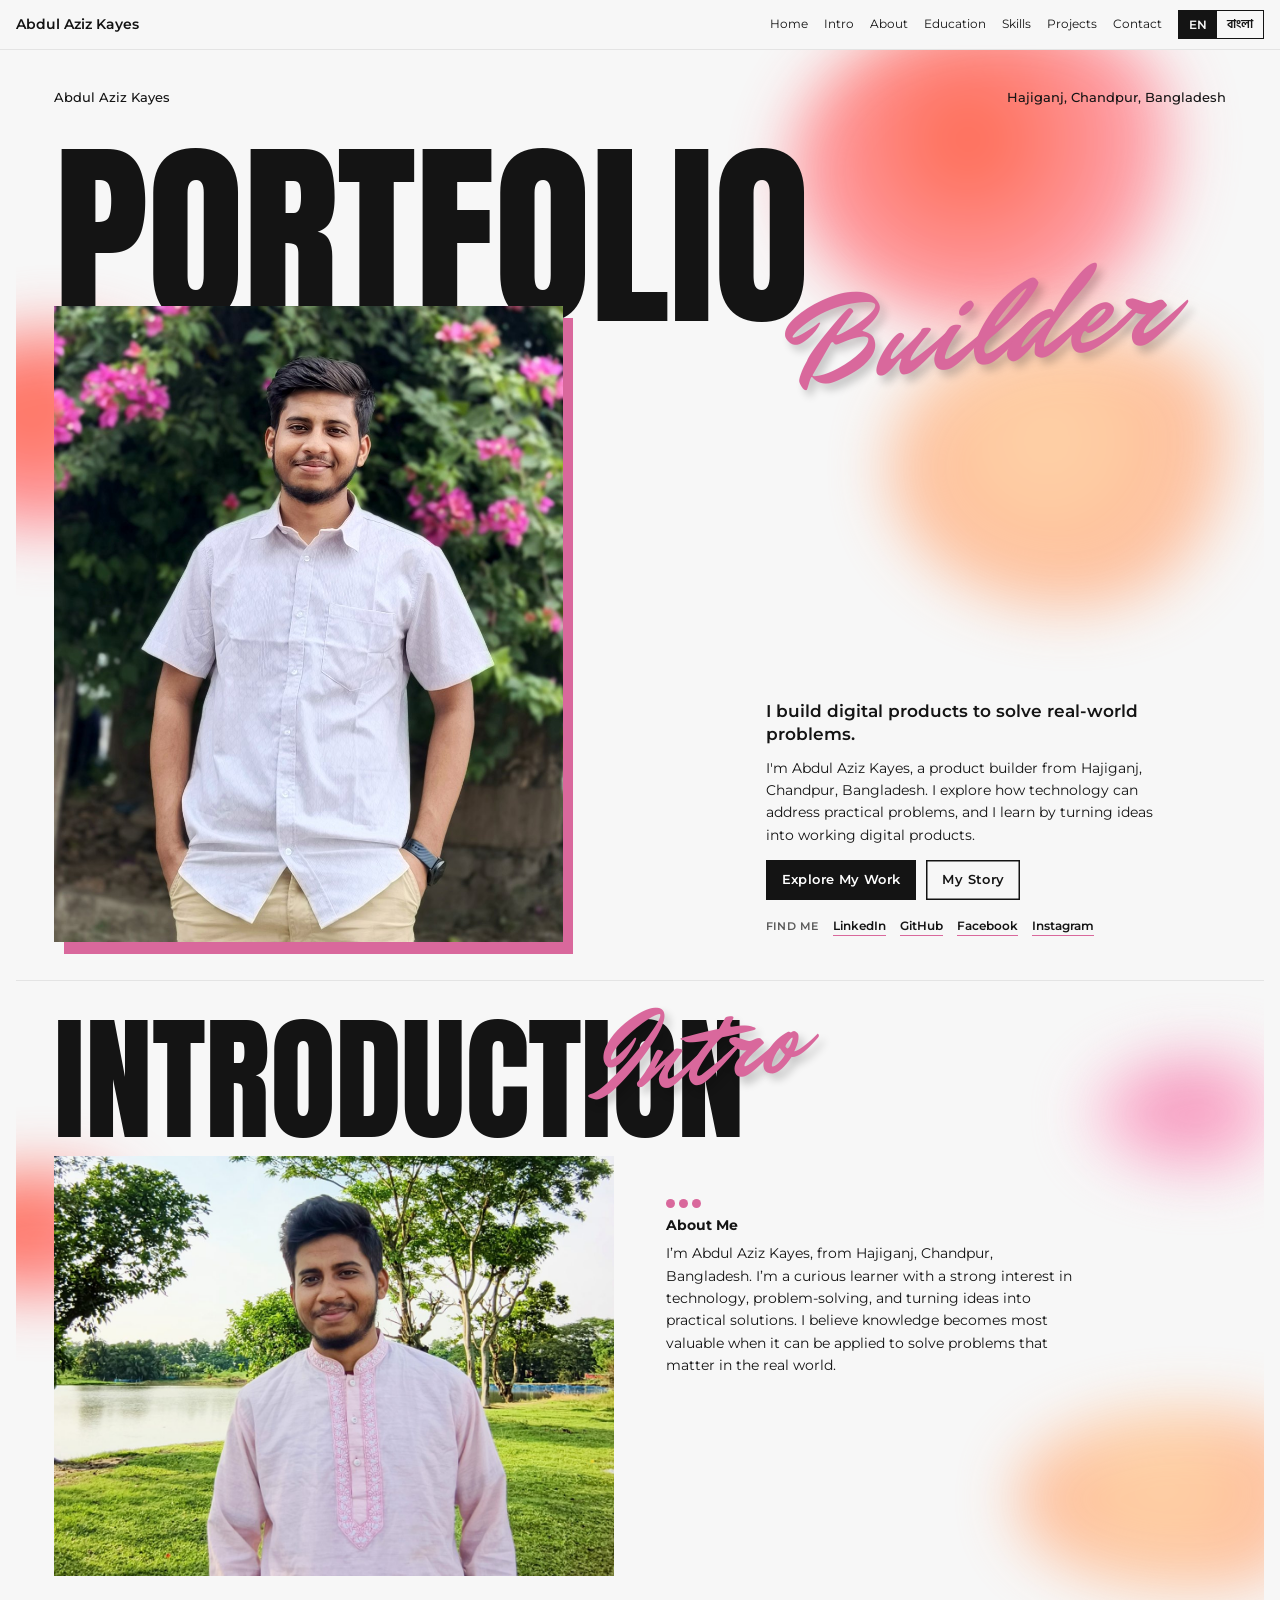
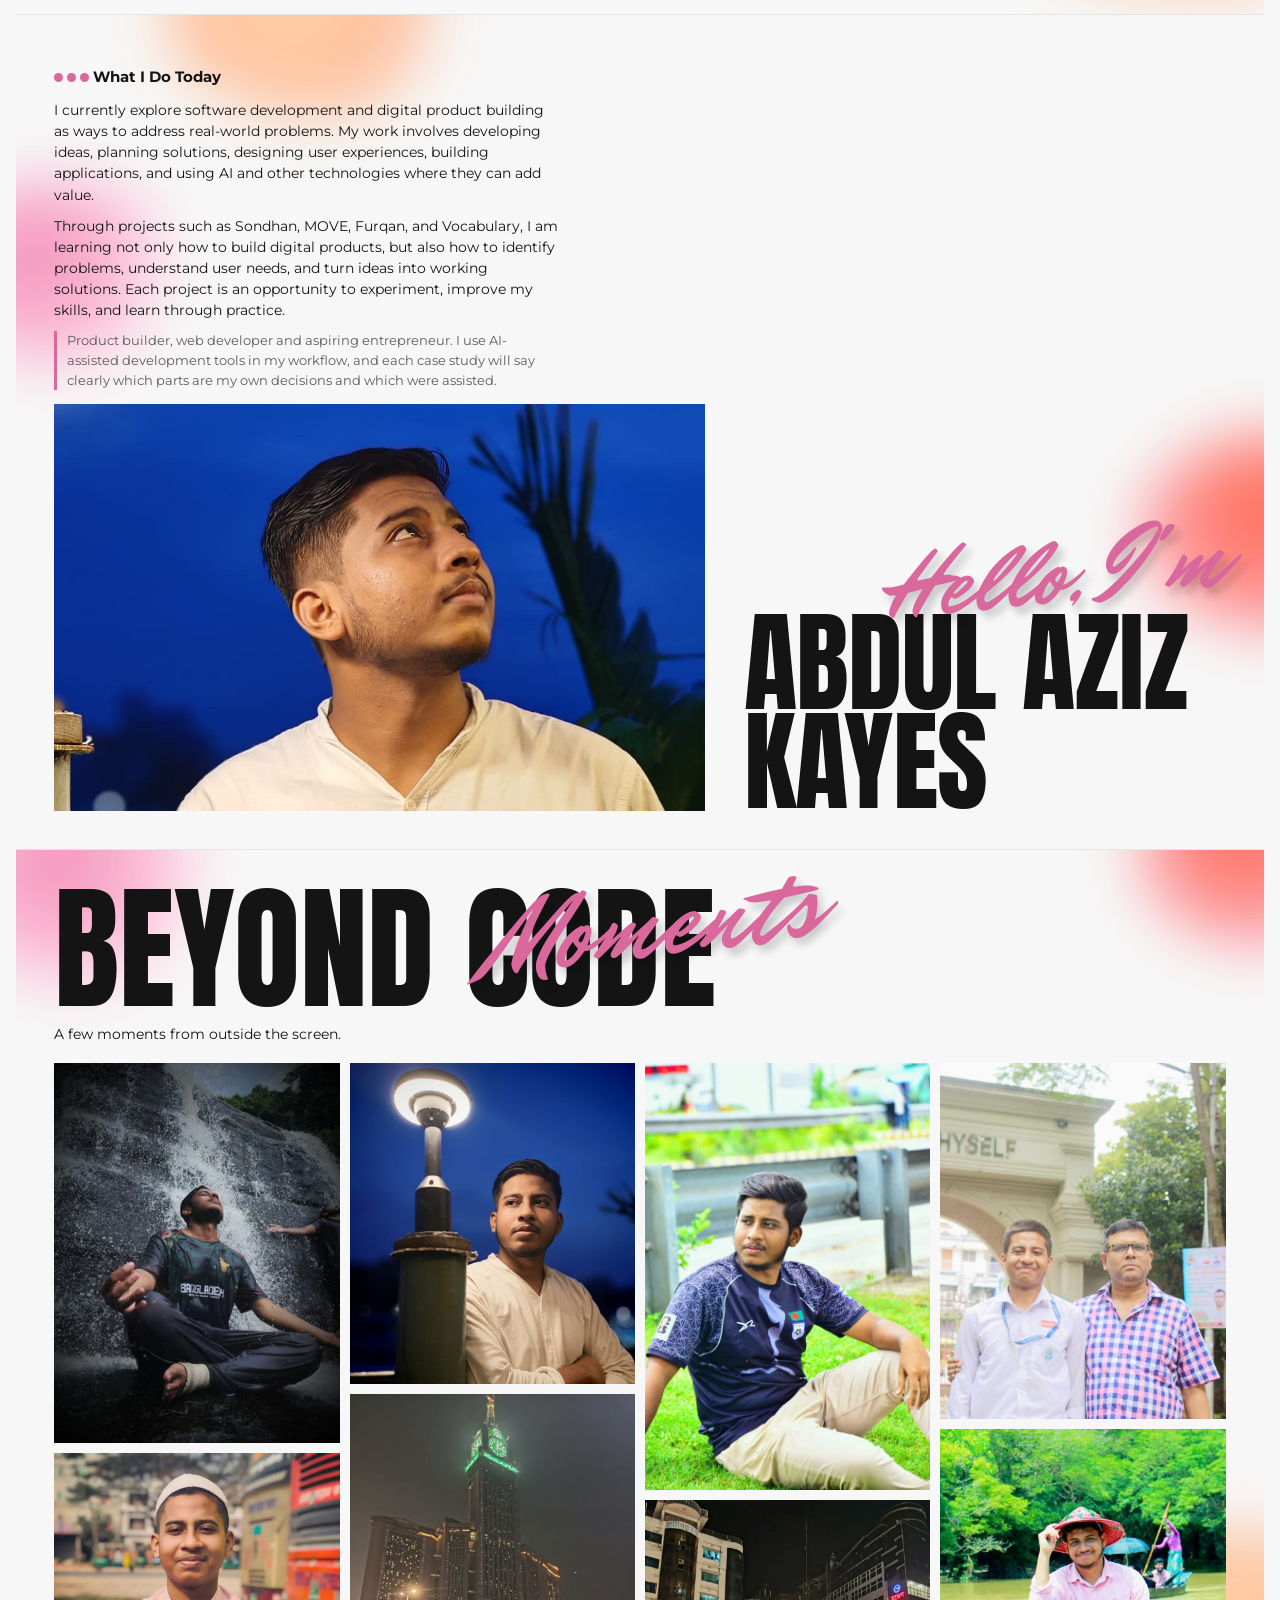
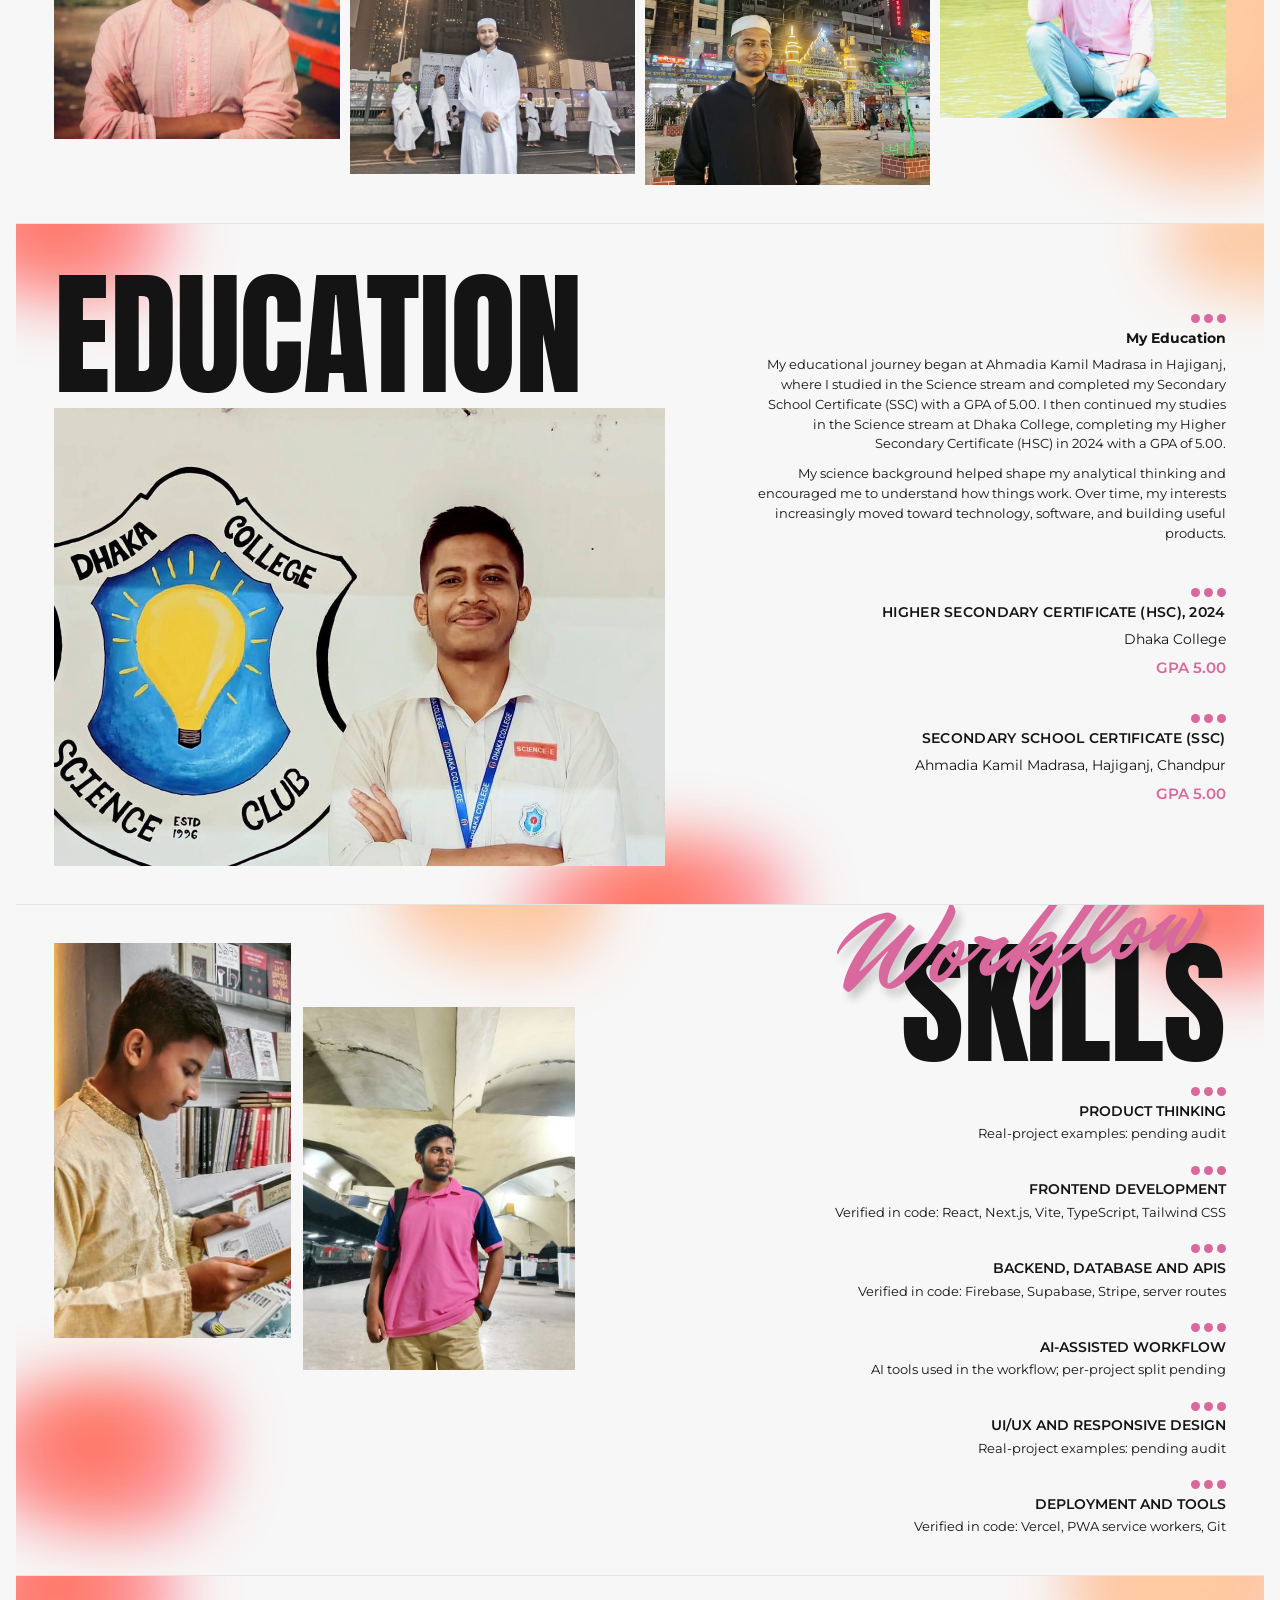
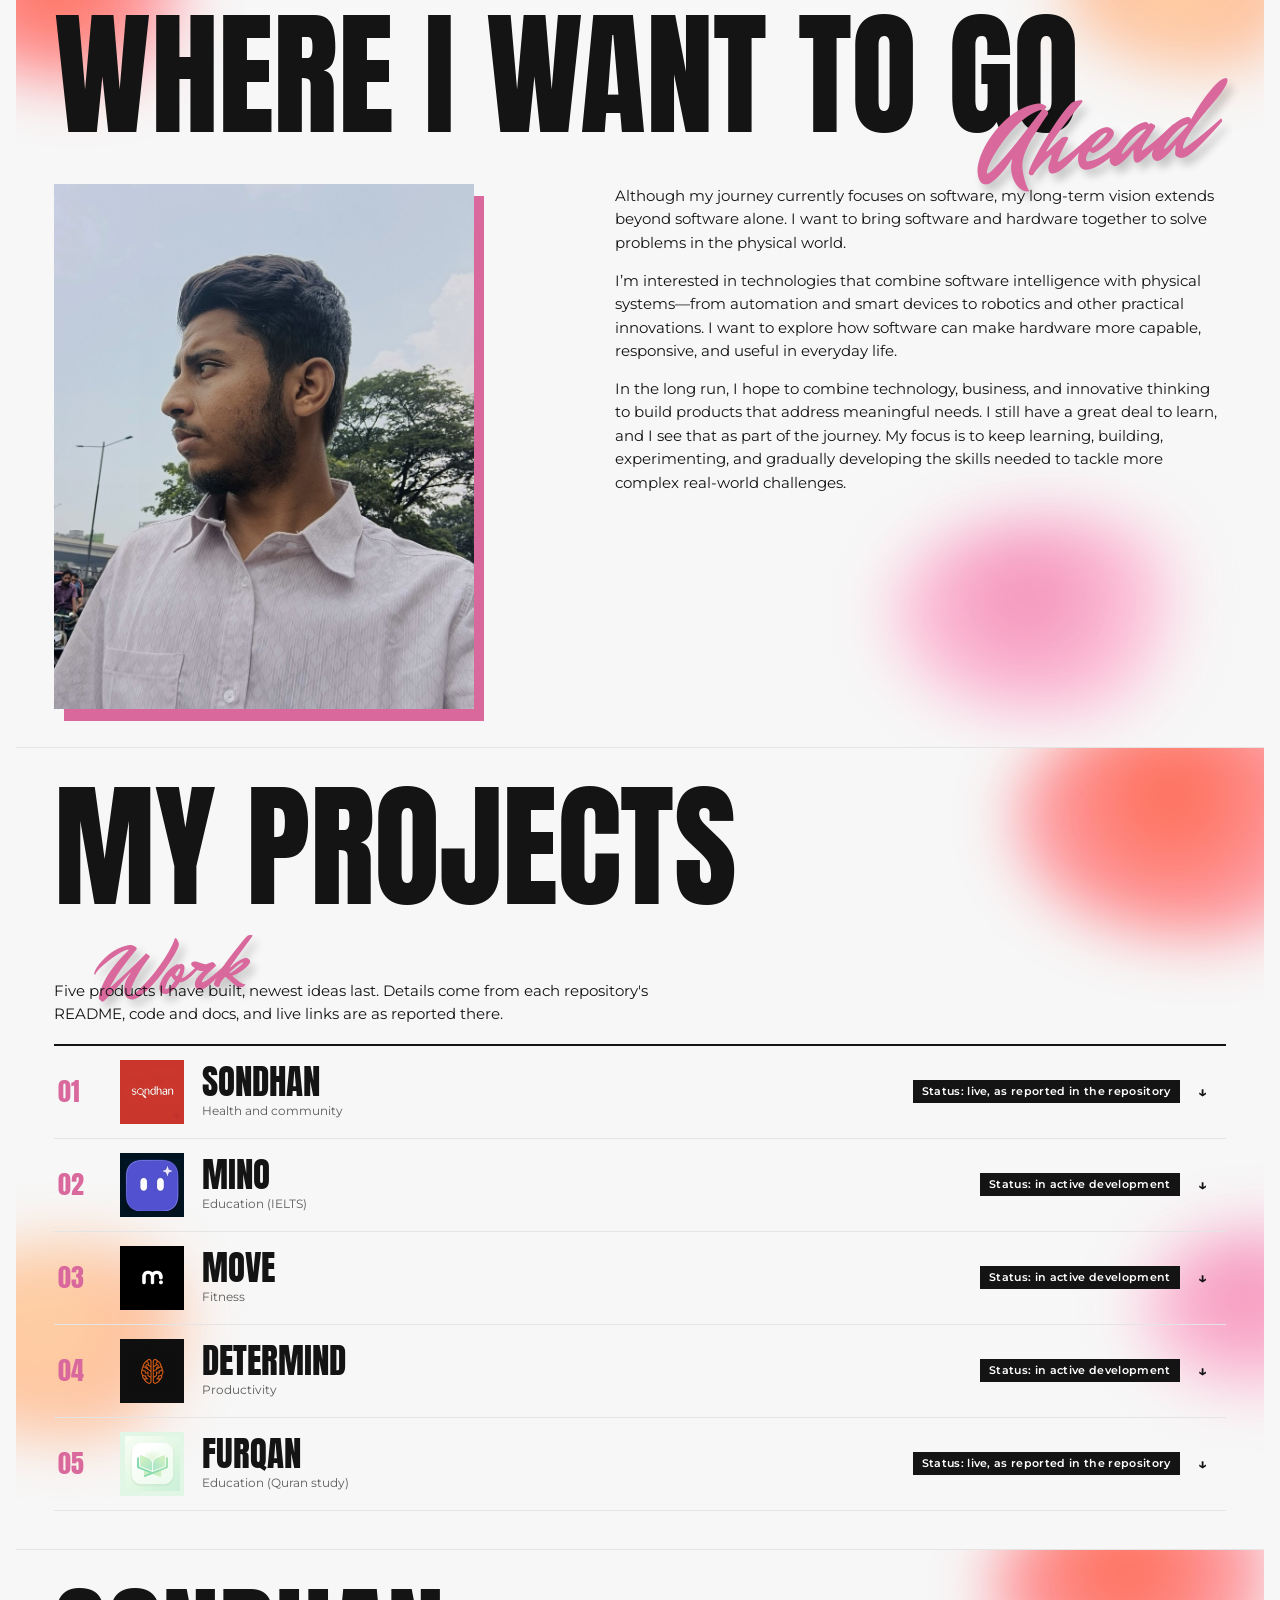
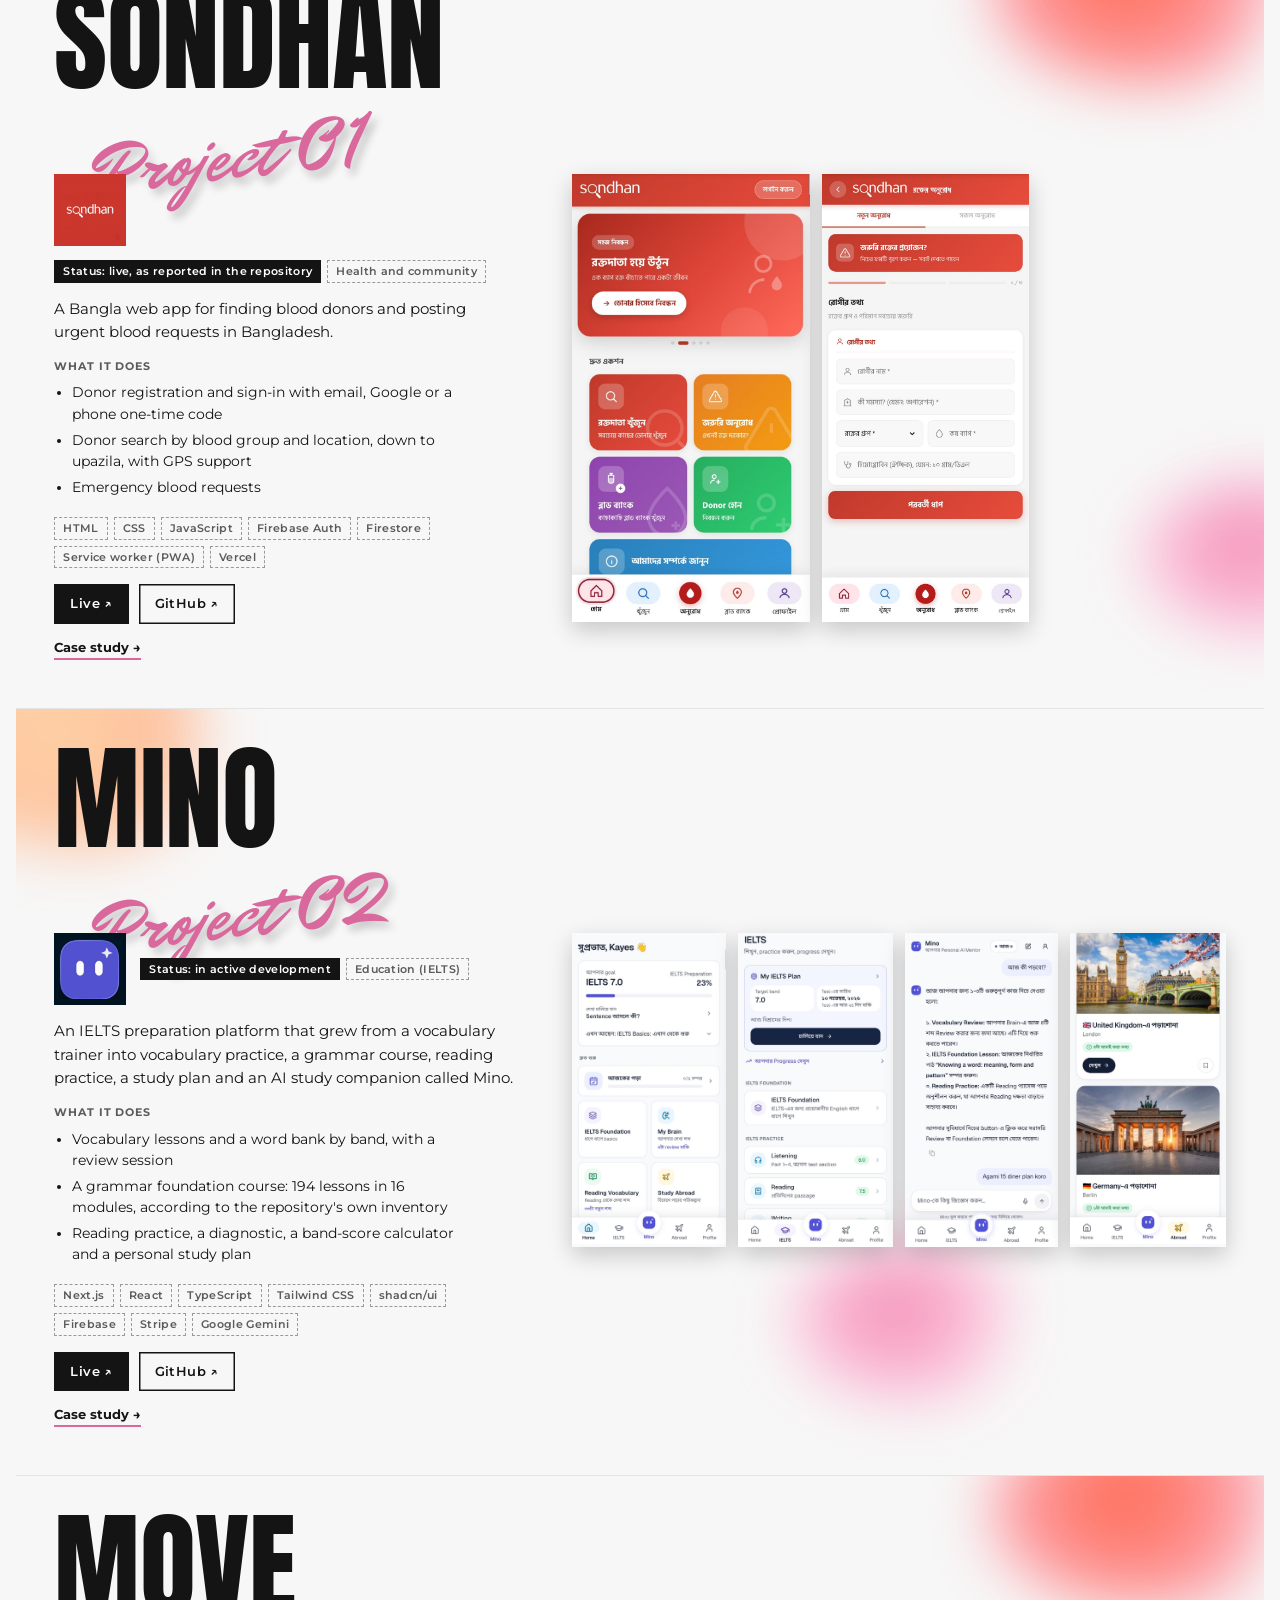
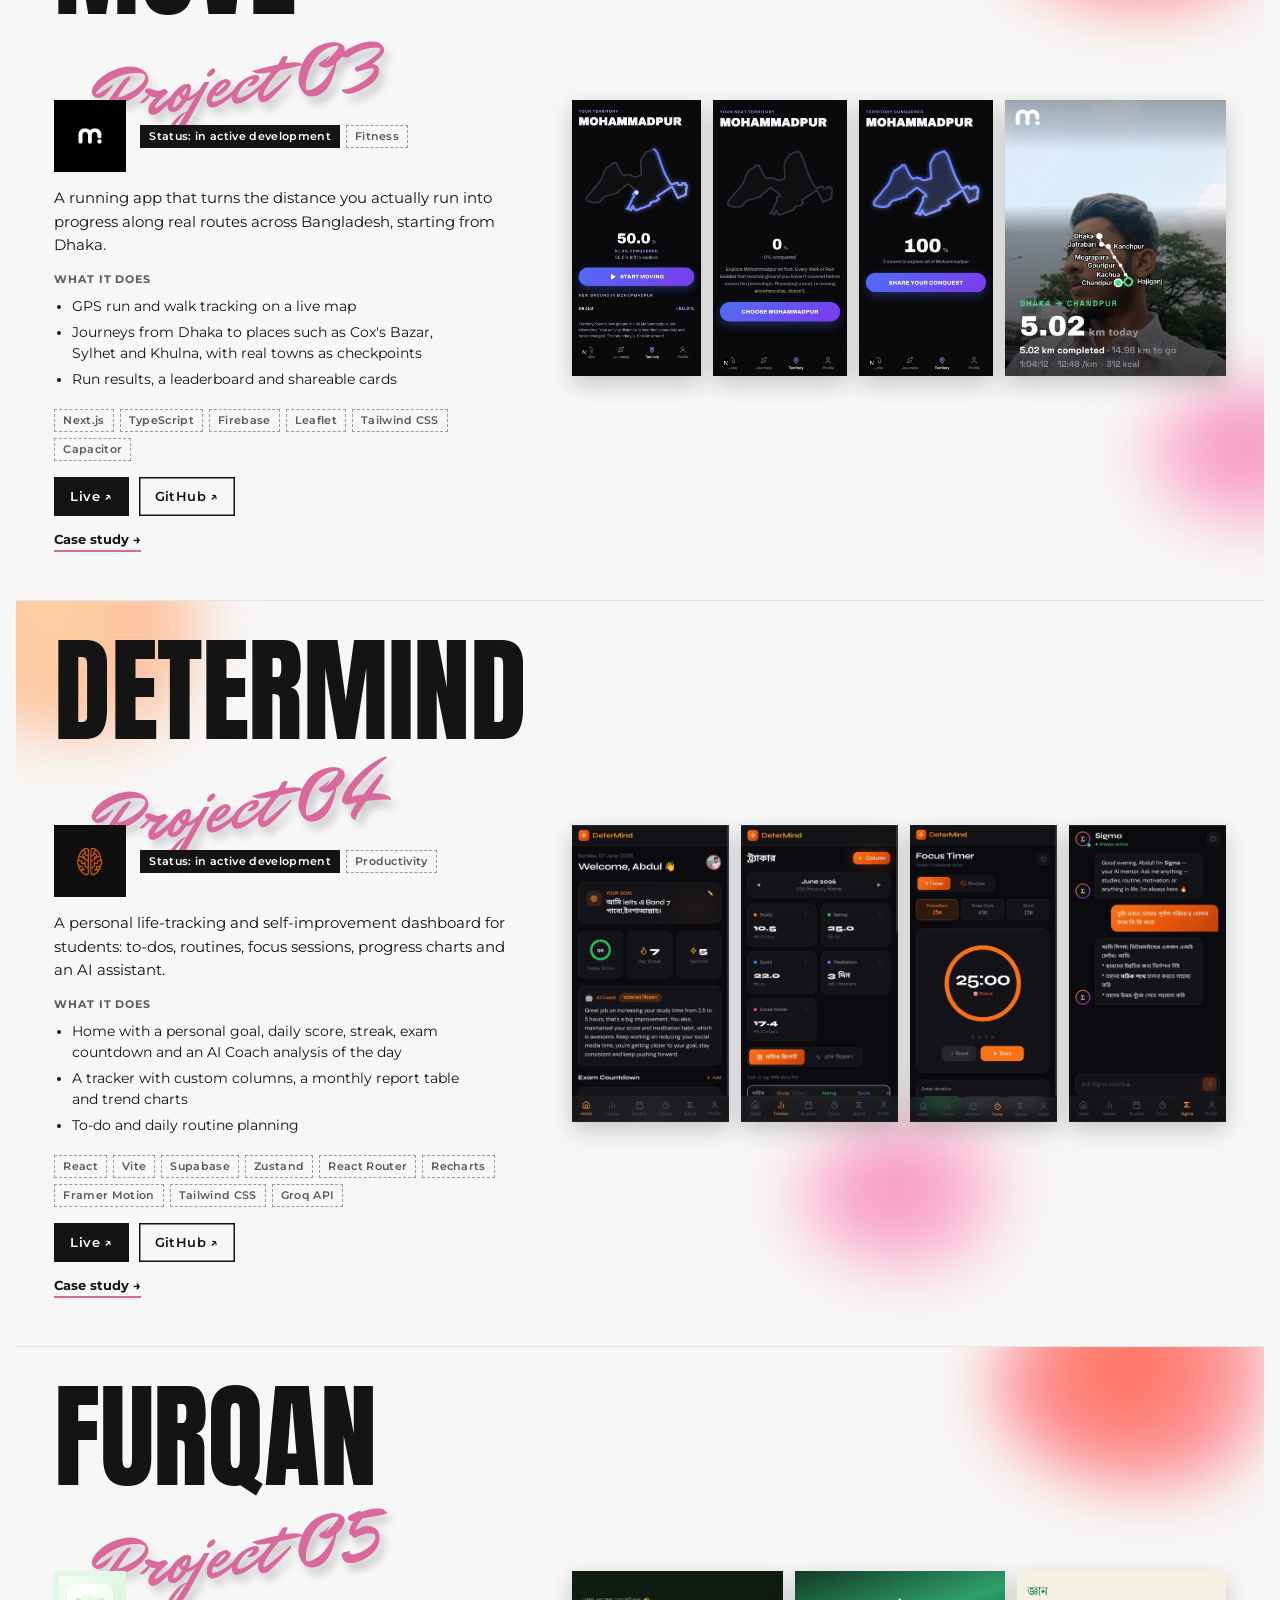
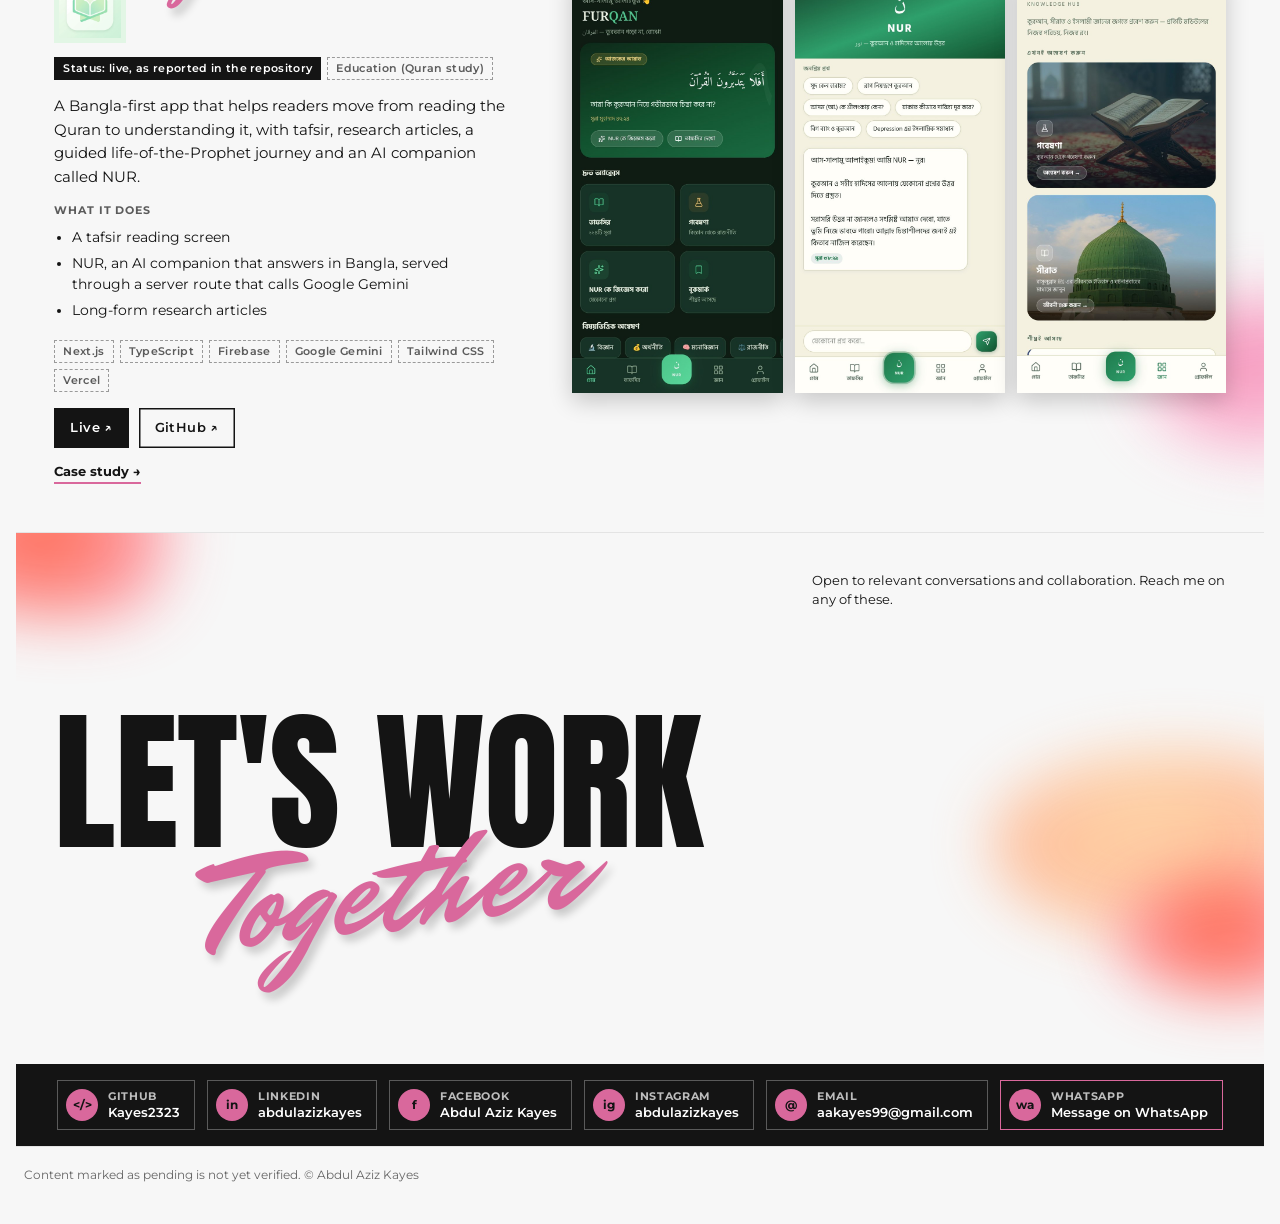
<file: index.html>
<!doctype html>
<html lang="en">
<head>
<meta charset="utf-8">
<meta name="viewport" content="width=device-width,initial-scale=1,viewport-fit=cover">
<title>Abdul Aziz Kayes | Product Builder and Web Developer</title>
<meta name="description" content="Abdul Aziz Kayes is a product builder from Hajiganj, Chandpur, Bangladesh. He explores how technology can address practical problems and learns by turning ideas into working digital products.">
<meta name="theme-color" content="#f7f7f7">
<meta property="og:type" content="website">
<meta property="og:title" content="Abdul Aziz Kayes | Product Builder and Web Developer">
<meta property="og:description" content="I build digital products to solve real-world problems.">
<meta property="og:image" content="https://profileforstudyabroad.vercel.app/assets/img/og.jpg">
<meta property="og:url" content="https://profileforstudyabroad.vercel.app/">
<meta name="twitter:card" content="summary_large_image">
<script type="application/ld+json">{"@context":"https://schema.org","@type":"Person","name":"Abdul Aziz Kayes","jobTitle":"Product Builder and Web Developer","homeLocation":{"@type":"Place","name":"Hajiganj, Chandpur, Bangladesh"},"alumniOf":[{"@type":"CollegeOrUniversity","name":"Dhaka College"}],"sameAs":["https://github.com/Kayes2323","https://www.linkedin.com/in/abdulazizkayes","https://www.facebook.com/share/1K98ojDAwT/","https://www.instagram.com/abdulazizkayes/"]}</script>
<link rel="icon" href="assets/favicon.svg" type="image/svg+xml">
<link rel="preconnect" href="https://fonts.googleapis.com">
<link rel="preconnect" href="https://fonts.gstatic.com" crossorigin>
<link rel="stylesheet" href="https://fonts.googleapis.com/css2?family=Anton&family=Mr+Dafoe&family=Montserrat:wght@400;500;600;700&family=Noto+Sans+Bengali:wght@600;800&family=Atma:wght@500;700&family=Hind+Siliguri:wght@400;500;600&display=swap">
<link rel="stylesheet" href="css/styles.css">
</head>
<body data-page="home">
<a class="skip" href="#main" data-i="skip">Skip to content</a>
<header class="bar">
  <a class="nm nv" data-h="#home" href="#home" data-i="brand">Abdul Aziz Kayes</a>
  <nav data-aria="navLabel" aria-label="Primary">
    <a class="nv" data-h="#home" href="#home" data-i="nHome">Home</a>
    <a class="nv" data-h="#intro" href="#intro" data-i="nIntro">Intro</a>
    <a class="nv" data-h="#about" href="#about" data-i="nAbout">About</a>
    <a class="nv" data-h="#education" href="#education" data-i="nEdu">Education</a>
    <a class="nv" data-h="#skills" href="#skills" data-i="nSkills">Skills</a>
    <a class="nv" data-h="#projects" href="#projects" data-i="nProj">Projects</a>
    <a class="nv" data-h="#contact" href="#contact" data-i="nContact">Contact</a>
  </nav>
  <div class="lang" role="group" data-aria="langLabel" aria-label="Language">
    <button id="len" type="button" aria-pressed="true" lang="en">EN</button>
    <button id="lbn" type="button" aria-pressed="false" lang="bn">বাংলা</button>
  </div>
</header>

<main id="main">
<!-- 1 hero -->
<section class="slide s1" id="home">
  <i class="bl r" style="--x:62%;--y:-4%;--s:34%"></i><i class="bl pe" style="--x:70%;--y:30%;--s:30%"></i><i class="bl r" style="--x:-8%;--y:30%;--s:22%"></i>
  <div class="tp"><span>Abdul Aziz Kayes</span><span data-i="loc">Hajiganj, Chandpur, Bangladesh</span></div>
  <div class="hw"><h1 class="big" data-i="hPort">Portfolio</h1><span class="sc" aria-hidden="true" data-i="hScript">Builder</span></div>
  <div class="hrow">
    <div class="hpic"><img data-src="hero" data-alt="hero" alt="Abdul Aziz Kayes smiling in front of a flowering bougainvillea" src="assets/img/hero.jpg" width="1000" height="1250"></div>
    <div class="p1">
      <h2 data-i="hLine">I build digital products to solve real-world problems.</h2>
      <div class="t"><p data-i="hCopy">I'm Abdul Aziz Kayes, a product builder from Hajiganj, Chandpur, Bangladesh. I explore how technology can address practical problems, and I learn by turning ideas into working digital products.</p></div>
      <div class="btns"><a class="btn" href="#projects" data-i="ctaWork">Explore My Work</a><a class="btn o" href="#intro" data-i="ctaStory">My Story</a></div>
      <div class="soc" id="soc"></div>
    </div>
  </div>
</section>

<!-- 2 intro -->
<section class="slide s2" id="intro">
  <i class="bl r" style="--x:-8%;--y:30%;--s:20%"></i><i class="bl pe" style="--x:80%;--y:68%;--s:28%"></i><i class="bl pk" style="--x:86%;--y:12%;--s:18%"></i>
  <div class="hw"><h2 class="big" data-i="iHead">Introduction</h2><span class="sc" aria-hidden="true" data-i="iScript">Intro</span></div>
  <div class="g">
    <div class="pic"><img data-src="intro" data-alt="intro" alt="" src="assets/img/intro.jpg" loading="lazy" width="1300" height="1228"></div>
    <div class="t"><div class="dots"><i></i><i></i><i></i></div><b data-i="introLabel">About Me</b><p data-i="introP"></p></div>
  </div>
</section>

<!-- 3 about -->
<section class="slide s3" id="about">
  <i class="bl pe" style="--x:12%;--y:-12%;--s:24%"></i><i class="bl pk" style="--x:-8%;--y:20%;--s:22%"></i><i class="bl r" style="--x:90%;--y:50%;--s:24%"></i>
  <div class="g">
    <div>
      <div class="dots"><i></i><i></i><i></i></div>
      <b data-i="aMe">About Me</b>
      <div class="t"><p data-i="todayP1"></p><p data-i="todayP2"></p><p class="note" data-i="aCopy"></p></div>
      <div class="pic"><img data-src="about" data-alt="about" alt="" src="assets/img/about.jpg" loading="lazy" width="1024" height="640"></div>
    </div>
    <div class="rt"><span class="hi" aria-hidden="true" data-i="aHi">Hello, I'm</span><h2 class="big nm" data-ih="aName">Abdul Aziz<br>Kayes</h2></div>
  </div>
</section>

<!-- 4 moments -->
<section class="slide s8" id="moments">
  <i class="bl pk" style="--x:-6%;--y:-8%;--s:22%"></i><i class="bl pe" style="--x:84%;--y:70%;--s:26%"></i><i class="bl r" style="--x:90%;--y:-10%;--s:20%"></i>
  <div class="hw"><h2 class="big" data-i="mHead">Beyond code</h2><span class="sc" aria-hidden="true" data-i="mScript">Moments</span></div>
  <p class="t" data-i="mCopy"></p>
  <div class="mg">
    <figure><img src="assets/img/moment-waterfall.jpg" data-alt="mWater" alt="" loading="lazy" width="750" height="1000"></figure>
    <figure><img src="assets/img/moment-kurta.jpg" data-alt="mKurta" alt="" loading="lazy" width="900" height="900"></figure>
    <figure><img src="assets/img/moment-lamp.jpg" data-alt="mLamp" alt="" loading="lazy" width="890" height="1000"></figure>
    <figure><img src="assets/img/moment-night.jpg" data-alt="mNight" alt="" loading="lazy" width="750" height="1000"></figure>
    <figure><img src="assets/img/moment-jersey.jpg" data-alt="mJersey" alt="" loading="lazy" width="602" height="900"></figure>
    <figure><img src="assets/img/moment-hajiganj.jpg" data-alt="mHaj" alt="" loading="lazy" width="900" height="900"></figure>
    <figure><img src="assets/img/moment-gate.jpg" data-alt="mGate" alt="" loading="lazy" width="721" height="900"></figure>
    <figure><img src="assets/img/moment-boat.jpg" data-alt="mBoat" alt="" loading="lazy" width="852" height="863"></figure>
  </div>
</section>

<!-- 5 education -->
<section class="slide s4" id="education">
  <i class="bl r" style="--x:-6%;--y:-10%;--s:22%"></i><i class="bl r" style="--x:40%;--y:90%;--s:26%"></i><i class="bl pe" style="--x:92%;--y:-6%;--s:16%"></i>
  <div class="g">
    <div><h2 class="big" data-i="eHead">Education</h2><div class="pic" style="margin-top:12px"><img data-src="edu" data-alt="edu" alt="" src="assets/img/edu.jpg" loading="lazy" width="1400" height="867"></div></div>
    <div class="items">
      <div class="t edn"><div class="dots"><i></i><i></i><i></i></div><b data-i="eduLabel">My Education</b><p data-i="eduP1"></p><p data-i="eduP2"></p></div>
      <div><div class="dots"><i></i><i></i><i></i></div><h3 data-i="hsc">Higher Secondary Certificate (HSC), 2024</h3><div class="t"><span data-i="hscS">Dhaka College</span></div><span class="gp" data-i="gpa">GPA 5.00</span></div>
      <div><div class="dots"><i></i><i></i><i></i></div><h3 data-i="ssc">Secondary School Certificate (SSC)</h3><div class="t"><span data-i="sscS">Ahmadia Kamil Madrasa, Hajiganj, Chandpur</span></div><span class="gp" data-i="gpa">GPA 5.00</span></div>
    </div>
  </div>
</section>

<!-- 6 skills -->
<section class="slide s5" id="skills">
  <i class="bl r" style="--x:-4%;--y:70%;--s:24%"></i><i class="bl pe" style="--x:30%;--y:-12%;--s:20%"></i><i class="bl r" style="--x:88%;--y:-8%;--s:20%"></i>
  <div class="g">
    <div class="col">
      <div class="pic"><img data-src="skills0" data-alt="s1" alt="" src="assets/img/skills-1.jpg" loading="lazy" width="480" height="800"></div>
      <div class="pic"><img data-src="skills1" data-alt="s2" alt="" src="assets/img/skills-2.jpg" loading="lazy" width="675" height="900"></div>
    </div>
    <div>
      <div class="hw"><h2 class="big" data-i="sHead">Skills</h2><span class="sc" aria-hidden="true" data-i="sScript">Workflow</span></div>
      <div class="items" id="skl"></div>
    </div>
  </div>
</section>

<!-- 7 vision -->
<section class="slide s6" id="vision">
  <i class="bl r" style="--x:-6%;--y:-8%;--s:22%"></i><i class="bl pe" style="--x:84%;--y:-10%;--s:22%"></i><i class="bl pk" style="--x:70%;--y:70%;--s:26%"></i>
  <div class="hw"><h2 class="big" data-i="vHead">Where I Want to Go</h2><span class="sc" aria-hidden="true" data-i="vScript">Ahead</span></div>
  <div class="g">
    <div class="pic"><img src="assets/img/vision.jpg" data-alt="vision" alt="" loading="lazy" width="900" height="1125"></div>
    <div class="tx"><p data-i="vP1"></p><p data-i="vP2"></p><p data-i="vP3"></p></div>
  </div>
</section>

<!-- 8 projects -->
<section class="slide s7" id="projects">
  <i class="bl r" style="--x:80%;--y:-6%;--s:30%"></i><i class="bl pe" style="--x:-8%;--y:62%;--s:24%"></i><i class="bl pk" style="--x:90%;--y:60%;--s:20%"></i>
  <div class="hw"><h2 class="big" data-i="pHead">My Projects</h2><span class="sc" aria-hidden="true" data-i="pScript">Work</span></div>
  <p class="t pintro" data-i="pIntro"></p>
  <div class="rows" id="idx"></div>
</section>
<div id="pj"></div>

<!-- contact -->
<section class="slide s9" id="contact">
  <i class="bl r" style="--x:-8%;--y:-10%;--s:24%"></i><i class="bl pe" style="--x:78%;--y:36%;--s:30%"></i><i class="bl r" style="--x:88%;--y:56%;--s:20%"></i>
  <div class="t"><span data-i="cCopy"></span></div>
  <div class="hw"><h2 class="big" data-i="cHead">Let's work</h2><span class="sc" aria-hidden="true" data-i="cScript">Together</span></div>
  <div class="cb" id="cb"></div>
</section>
</main>
<noscript><p class="foot">This portfolio needs JavaScript to display its content. Abdul Aziz Kayes, product builder from Hajiganj, Chandpur, Bangladesh.</p></noscript>
<div class="foot" data-i="foot"></div>
<script src="js/content.js"></script>
<script src="js/app.js"></script>
</body>
</html>
</file>
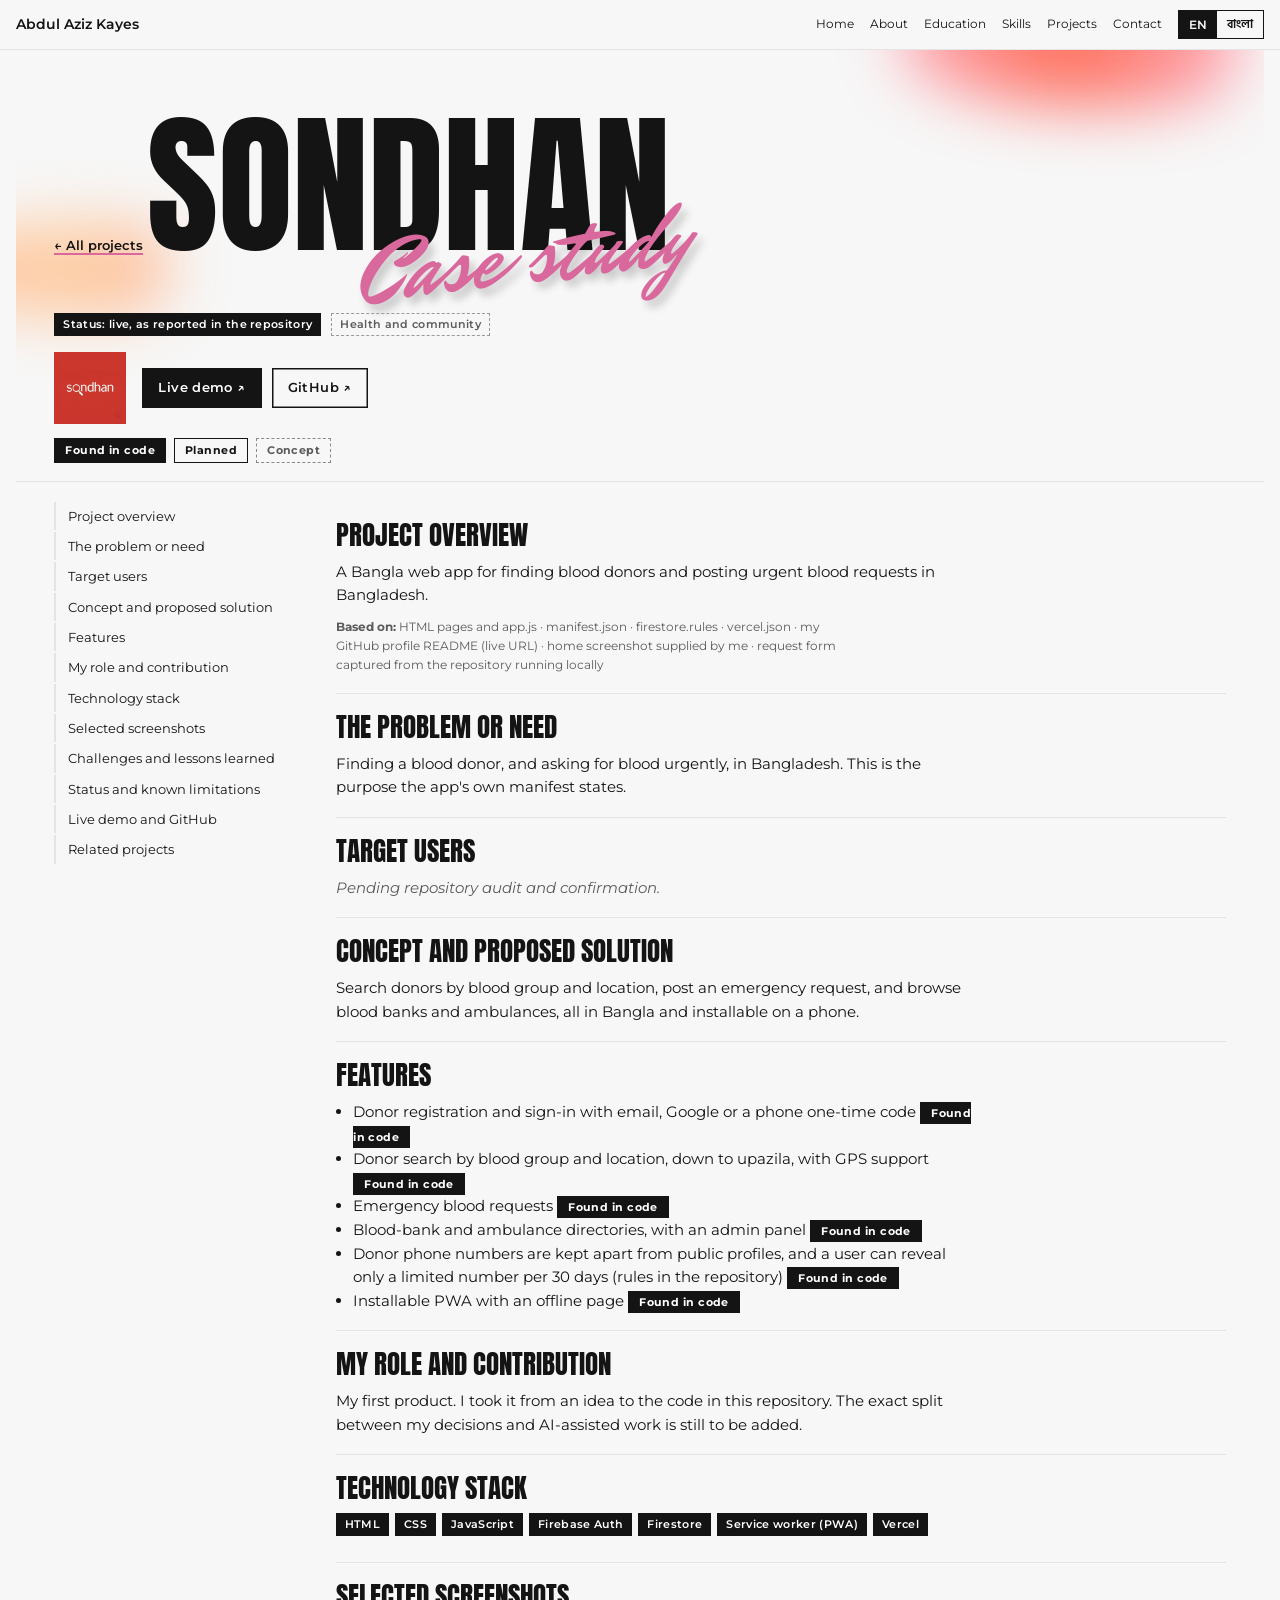
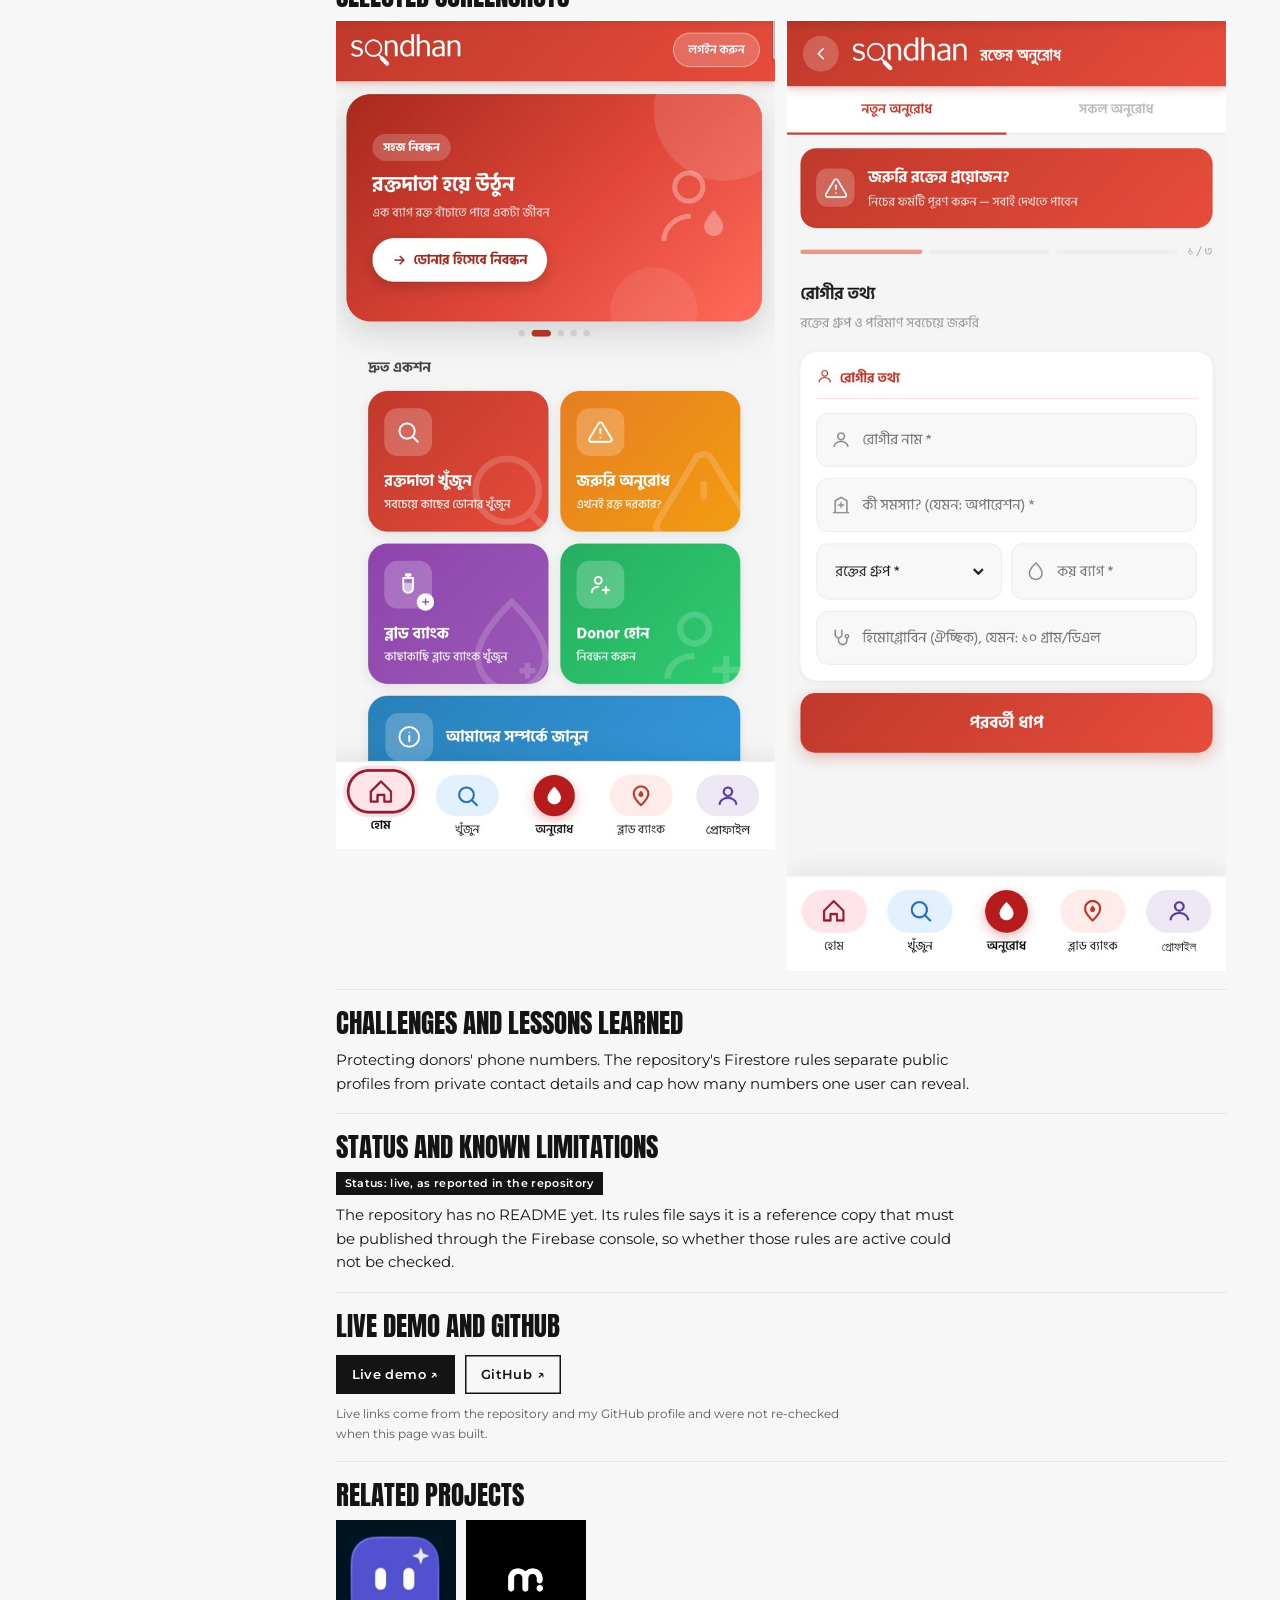
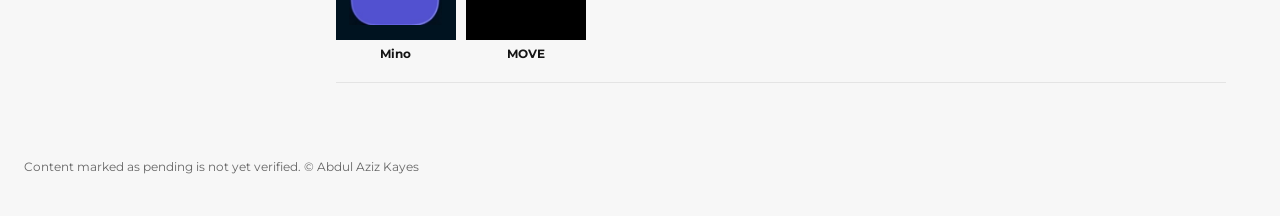
<file: project.html>
<!doctype html>
<html lang="en">
<head>
<meta charset="utf-8">
<meta name="viewport" content="width=device-width,initial-scale=1,viewport-fit=cover">
<title>Case study | Abdul Aziz Kayes</title>
<meta name="description" content="Project case study by Abdul Aziz Kayes.">
<meta name="theme-color" content="#f7f7f7">
<meta property="og:type" content="article">
<meta property="og:title" content="Case study | Abdul Aziz Kayes">
<meta property="og:description" content="Project case study by Abdul Aziz Kayes.">
<link rel="icon" href="assets/favicon.svg" type="image/svg+xml">
<link rel="preconnect" href="https://fonts.googleapis.com">
<link rel="preconnect" href="https://fonts.gstatic.com" crossorigin>
<link rel="stylesheet" href="https://fonts.googleapis.com/css2?family=Anton&family=Mr+Dafoe&family=Montserrat:wght@400;500;600;700&family=Noto+Sans+Bengali:wght@600;800&family=Atma:wght@500;700&family=Hind+Siliguri:wght@400;500;600&display=swap">
<link rel="stylesheet" href="css/styles.css">
</head>
<body data-page="project">
<a class="skip" href="#main" data-i="skip">Skip to content</a>
<header class="bar">
  <a class="nm nv" data-h="#home" href="index.html#home" data-i="brand">Abdul Aziz Kayes</a>
  <nav data-aria="navLabel" aria-label="Primary">
    <a class="nv" data-h="#home" href="index.html#home" data-i="nHome">Home</a>
    <a class="nv" data-h="#about" href="index.html#about" data-i="nAbout">About</a>
    <a class="nv" data-h="#education" href="index.html#education" data-i="nEdu">Education</a>
    <a class="nv" data-h="#skills" href="index.html#skills" data-i="nSkills">Skills</a>
    <a class="nv" data-h="#projects" href="index.html#projects" data-i="nProj">Projects</a>
    <a class="nv" data-h="#contact" href="index.html#contact" data-i="nContact">Contact</a>
  </nav>
  <div class="lang" role="group" data-aria="langLabel" aria-label="Language">
    <button id="len" type="button" aria-pressed="true" lang="en">EN</button>
    <button id="lbn" type="button" aria-pressed="false" lang="bn">বাংলা</button>
  </div>
</header>
<main id="main">
  <section class="cs-top">
    <i class="bl r" style="--x:70%;--y:-20%;--s:34%"></i><i class="bl pe" style="--x:-6%;--y:40%;--s:22%"></i>
    <a class="back" href="index.html#projects" data-i="cs.back">← All projects</a>
    <div class="hw" style="margin-top:18px"><h1 class="big" id="csname">Project</h1><span class="sc" aria-hidden="true" data-i="cs.crumb">Case study</span></div>
    <div class="meta"><span class="chip fill" id="csstatus"></span><span class="chip" id="cscat"></span><span id="csaka"></span></div>
    <div class="cshead"><div id="cslogo"></div><div class="btns" id="cslinks"></div></div>
    <div class="legend"><span class="lg i" data-i="cs.legI">Implemented</span><span class="lg p" data-i="cs.legP">Planned</span><span class="lg c" data-i="cs.legC">Concept</span></div>
  </section>
  <div class="cs">
    <nav class="toc" id="toc" aria-label="Case study sections"></nav>
    <div id="csbody"></div>
  </div>
</main>
<noscript><p class="foot">This page needs JavaScript to display its content.</p></noscript>
<div class="foot" data-i="foot"></div>
<script src="js/content.js"></script>
<script src="js/app.js"></script>
</body>
</html>
</file>
<file: css/styles.css>
/* Abdul Aziz Kayes portfolio.
   Look: black ultra-bold condensed headlines, pink brush-script overlay words, blurred warm blobs, colour photos. */
:root{
  --bg:#f7f7f7; --ink:#141414; --pink:#d9689c; --line:#e4e4e4; --ph:#d6d6d6; --muted:#5b5b5b;
  --head:'Anton','Noto Sans Bengali',Impact,sans-serif;
  --script:'Mr Dafoe','Atma',cursive;
  --body:'Montserrat','Hind Siliguri',system-ui,sans-serif;
  color-scheme:light;
}
*{box-sizing:border-box}
html{scroll-behavior:smooth;scroll-padding-top:56px}
body{margin:0;background:var(--bg);color:var(--ink);font-family:var(--body);font-size:.95rem;line-height:1.55;
  padding-left:max(16px,env(safe-area-inset-left,0px));padding-right:max(16px,env(safe-area-inset-right,0px))}
html[lang="bn"] body{line-height:1.8}
a{color:inherit}
img{display:block;max-width:100%}
:focus-visible{outline:2px solid var(--pink);outline-offset:3px}
.skip{position:absolute;left:-999px;top:8px;background:var(--ink);color:#fff;padding:8px 14px;z-index:50;text-decoration:none}
.skip:focus{left:8px}

/* top bar */
.bar{position:sticky;top:env(safe-area-inset-top,0px);z-index:20;margin-inline:calc(-1*max(16px,env(safe-area-inset-left,0px)));padding:10px max(16px,env(safe-area-inset-left,0px));background:rgba(247,247,247,.93);backdrop-filter:blur(8px);border-bottom:1px solid var(--line);display:flex;gap:16px;align-items:center}
.bar .nm{font-weight:600;font-size:.85rem;white-space:nowrap;text-decoration:none}
.bar nav{margin-left:auto;display:flex;gap:16px;overflow-x:auto;scrollbar-width:none}
.bar nav a{font-size:.78rem;text-decoration:none;white-space:nowrap;padding:4px 0;border-bottom:2px solid transparent}
.bar nav a:hover{border-color:var(--pink)}
.lang{display:inline-flex;border:1.5px solid var(--ink);flex:0 0 auto}
.lang button{border:0;background:transparent;color:var(--ink);font:600 .75rem var(--body);padding:4px 10px;cursor:pointer}
.lang button[aria-pressed="true"]{background:var(--ink);color:var(--bg)}
@media(max-width:700px){.bar{flex-wrap:wrap;gap:6px 12px}.bar nav{order:3;width:100%;margin:0}.lang{margin-left:auto}}

/* slide base */
.slide{position:relative;overflow:hidden;max-width:1280px;margin:0 auto;padding:clamp(18px,3vw,38px) clamp(8px,3vw,40px);min-height:clamp(460px,48vw,700px);border-bottom:1px solid var(--line)}
.slide>*{position:relative;z-index:1}
.tp{display:flex;justify-content:space-between;gap:12px;font-size:.8rem;font-weight:500}
.bl{position:absolute!important;z-index:0!important;left:var(--x);top:var(--y);width:var(--s);height:var(--s);border-radius:50%;filter:blur(30px);opacity:.88;pointer-events:none;
  background:radial-gradient(circle at 42% 40%,var(--c1),var(--c2) 58%,transparent 72%)}
.r{--c1:#ff5638;--c2:#ff97a4}.pe{--c1:#ffcf9c;--c2:#ffb690}.pk{--c1:#f27fae;--c2:#ffc3da}

/* type */
.big{font:400 clamp(3rem,10.6vw,9.4rem)/.9 var(--head);text-transform:uppercase;margin:0;letter-spacing:-.005em}
.big.pink{color:var(--pink)}
.hw{position:relative;display:inline-block}
.sc{position:absolute;font:400 clamp(2.4rem,8.4vw,7.4rem)/1 var(--script);color:var(--pink);text-shadow:4px 7px 9px rgba(0,0,0,.2);transform:rotate(-7deg);white-space:nowrap;z-index:3;pointer-events:none}
.dots{display:inline-flex;gap:4px;margin-bottom:4px}.dots i{width:9px;height:9px;border-radius:50%;background:var(--pink)}
.t{max-width:46ch;font-size:.9rem}
.t p{margin:0 0 12px}
html[lang="bn"] .big{font:800 clamp(2.4rem,8.4vw,7.4rem)/1.2 var(--head)}
html[lang="bn"] .sc{font:700 clamp(2rem,6.4vw,5.6rem)/1.1 var(--script);transform:rotate(-5deg)}

/* photos (kept in full colour) */
.ph{background:repeating-linear-gradient(135deg,#dadada 0 11px,#d0d0d0 11px 22px);display:grid;place-items:center;text-align:center;padding:12px;color:#4d4d4d;font-size:.78rem;font-weight:600;letter-spacing:.04em;min-width:0}
.ph span{max-width:26ch}
.pic{overflow:hidden;background:#ddd;min-width:0}
.pic img{width:100%;height:100%;object-fit:cover}

/* 1 hero (colour photo, kept with its own background) */
.s1 .hw{display:block;margin-top:clamp(10px,3vw,40px)}
.s1 .big{font-size:clamp(3.4rem,15.6vw,14.5rem)}
.s1 .sc{right:5%;bottom:-36%;font-size:clamp(2.6rem,10vw,9rem)}
.hrow{display:grid;grid-template-columns:minmax(0,5fr) minmax(0,6fr);gap:clamp(16px,4vw,56px);align-items:end;margin-top:clamp(-26px,-1.6vw,0px)}
.hpic{position:relative;aspect-ratio:4/5;max-width:520px;box-shadow:10px 12px 0 var(--pink)}
.hpic img{width:100%;height:100%;object-fit:cover}
.p1{max-width:460px;justify-self:end;padding-bottom:6px}
.p1 h2{font:600 1.05rem/1.4 var(--body);margin:0 0 10px}
.btns{display:flex;gap:10px;flex-wrap:wrap;margin-top:14px}
.btn{display:inline-block;background:var(--ink);color:#fff;text-decoration:none;font-weight:600;font-size:.8rem;padding:10px 16px;letter-spacing:.03em}
.btn.o{background:transparent;color:var(--ink);box-shadow:inset 0 0 0 1.5px var(--ink)}
.btn:hover{background:var(--pink);color:#fff;box-shadow:none}
@media(max-width:800px){
  .s1{padding-bottom:28px}
  .s1 .sc{bottom:-30%}
  .hrow{grid-template-columns:1fr;margin-top:34px}
  .hpic{max-width:min(78%,340px);box-shadow:8px 9px 0 var(--pink)}
  .p1{justify-self:start;max-width:none}
}

/* 2 intro */
.s2 .sc{right:-8%;top:-18%}
.s2 .g{display:grid;grid-template-columns:1fr 1fr;gap:clamp(18px,4vw,56px);margin-top:12px;align-items:start}
.s2 .pic{aspect-ratio:4/3}
.s2 .t{margin-top:clamp(0px,3vw,36px)}
@media(max-width:800px){.s2 .g{grid-template-columns:1fr;margin-top:14px}.s2 .hw,.s8 .hw{display:block}.s2 .sc,.s8 .sc{position:relative;display:block;right:auto;top:auto;bottom:auto;margin-top:-.5rem}}

/* 3 about */
.s3 .g{display:grid;grid-template-columns:1.35fr 1fr;gap:clamp(16px,3vw,40px);margin-top:12px}
.s3 .t{max-width:42ch;margin:12px 0 14px;font-size:.85rem}
.s3 .pic{aspect-ratio:16/10}
.s3 .rt{display:flex;flex-direction:column;justify-content:flex-end;align-items:flex-start;position:relative;min-height:240px}
.s3 .hi{font:400 clamp(2.4rem,7.6vw,6.6rem)/1 var(--script);color:var(--pink);text-shadow:4px 7px 9px rgba(0,0,0,.2);transform:rotate(-6deg);margin-bottom:-2%;white-space:nowrap;position:relative;z-index:2;align-self:flex-end}
html[lang="bn"] .s3 .hi{font:700 clamp(2rem,6vw,5rem)/1.1 var(--script)}
.s3 .nm{font-size:clamp(2.6rem,8.6vw,7.8rem);text-align:left}
@media(max-width:800px){.s3 .g{grid-template-columns:1fr}.s3 .rt{order:-1;min-height:0}}

/* moments */
.s8 .sc{right:-16%;top:-14%}
.s8 .t{margin:10px 0 18px}
.mg{columns:4;column-gap:10px}
.mg figure{margin:0 0 10px;break-inside:avoid;overflow:hidden;background:#ddd}
.mg img{width:100%;height:auto}
@media(max-width:1000px){.mg{columns:3}}
@media(max-width:800px){.s8 .sc{position:relative;display:block;right:auto;top:auto;bottom:auto;margin-top:-.5rem}.s8 .hw{display:block}.s8 .t{margin-top:4px}.mg{columns:2}}

/* 4 education */
.s4 .g{display:grid;grid-template-columns:1.2fr 1fr;gap:clamp(18px,4vw,56px);margin-top:12px}
.s4 .pic{aspect-ratio:4/3}
.s4 .items{display:flex;flex-direction:column;gap:26px;text-align:right;align-items:flex-end;padding-top:clamp(0px,4vw,40px)}
.s4 h3{font:600 .9rem/1.3 var(--body);text-transform:uppercase;margin:0 0 6px;letter-spacing:.02em}
.s4 .gp{display:inline-block;margin-top:6px;font-weight:600;color:var(--pink)}
.s4 .t{margin-left:auto}
@media(max-width:800px){.s4 .g{grid-template-columns:1fr}.s4 .items{text-align:left;align-items:flex-start}.s4 .t{margin-left:0}}

/* 5 skills */
.s5 .g{display:grid;grid-template-columns:1fr 1.15fr;gap:clamp(18px,4vw,56px);align-items:start}
.s5 .col{display:grid;grid-template-columns:1fr 1.15fr;gap:12px;align-items:start}
.s5 .col .pic:first-child{aspect-ratio:3/5}.s5 .col .pic:last-child{aspect-ratio:3/4;margin-top:clamp(18px,5vw,64px)}
.s5 .hw{display:block;text-align:right}
.s5 .sc{right:5%;top:-46%}
.s5 .items{display:flex;flex-direction:column;gap:14px;align-items:flex-end;text-align:right;margin-top:14px}
.s5 h3{font:600 .85rem/1.3 var(--body);text-transform:uppercase;margin:0 0 3px}
.s5 .t{font-size:.82rem;margin-left:auto}
@media(max-width:800px){.s5 .sc{position:relative;display:block;top:auto;right:auto;margin-top:-.5rem}.s5 .g{grid-template-columns:1fr}.s5 .items{align-items:flex-start;text-align:left}.s5 .hw{text-align:left}.s5 .t{margin-left:0}}

/* 6 vision */
.s6 .hw{display:block}
.s6 .sc{right:6%;bottom:-30%}
.s6 .g{display:grid;grid-template-columns:5fr 6fr;gap:clamp(18px,4vw,56px);margin-top:clamp(28px,4vw,48px);align-items:start}
.s6 .pic{aspect-ratio:4/5;max-width:420px;box-shadow:10px 12px 0 var(--pink)}
.s6 .tx p{margin:0 0 14px;max-width:62ch}
@media(max-width:800px){.s6 .g{grid-template-columns:1fr}.s6 .sc{position:relative;display:block;right:auto;bottom:auto;margin-top:-.5rem}.s6 .pic{max-width:min(78%,340px)}}

/* 7 projects: a clean index, then one identical slide per project */
.s7 .hw{display:block}
.s7 .sc{position:relative;display:block;right:auto;top:auto;margin:-.45em 0 0 .5em;font-size:clamp(2.2rem,6vw,5.4rem)}
.pintro{margin:clamp(18px,3vw,30px) 0 18px!important;max-width:62ch!important;font-size:.92rem!important}
.rows{border-top:2px solid var(--ink)}
.row{display:grid;grid-template-columns:44px 64px minmax(0,1fr) auto 24px;gap:6px 18px;align-items:center;padding:14px 4px;border-bottom:1px solid var(--line);text-decoration:none;transition:background .2s,padding .2s}
.row:hover{background:rgba(217,104,156,.1);padding-left:12px}
.row .no{font:400 1.6rem/1 var(--head);color:var(--pink)}
.row .nm{display:flex;flex-direction:column;min-width:0}.row .nm b{font:400 clamp(1.5rem,3vw,2.2rem)/1.05 var(--head);text-transform:uppercase}
html[lang="bn"] .row .nm b{font-weight:800;text-transform:none;line-height:1.3}
.row .nm small{color:var(--muted);font-size:.78rem}
.row .go{font-weight:700}
.logo.ix{width:64px;aspect-ratio:1/1}
.logo.hd{width:72px;aspect-ratio:1/1;flex:0 0 auto}
.slide.pj{min-height:0;padding-bottom:clamp(26px,4vw,48px)}
.pj .big{font-size:clamp(2.8rem,9vw,8rem)}
.pj .hw{display:block}
.pj .sc{position:relative;display:block;right:auto;bottom:auto;margin:-.42em 0 0 .5em;font-size:clamp(2rem,5.6vw,5rem)}
.pg{display:grid;grid-template-columns:minmax(0,5fr) minmax(0,7fr);gap:clamp(20px,4vw,56px);margin-top:clamp(18px,3vw,32px);align-items:start}
.pinfo{display:flex;flex-direction:column;gap:14px;min-width:0}
.phead{display:flex;gap:14px;align-items:center;flex-wrap:wrap}
.pinfo .chips{margin:0}
.pinfo .sum{margin:0;font-size:.95rem;max-width:46ch}
.mono2{font-size:.68rem;font-weight:700;letter-spacing:.08em;text-transform:uppercase;color:var(--muted);margin-bottom:-6px}
.hl{margin:0;padding-left:1.1rem;font-size:.85rem;max-width:46ch}.hl li{margin:0 0 5px}
.pinfo .btns{margin-top:2px}
.pvis{min-width:0}
.pvis .ph.m,.pvis .pic.m{aspect-ratio:16/10}
.phones{display:grid;grid-template-columns:var(--cols);gap:12px;align-items:start;max-width:min(100%,calc(var(--n,4)*230px))}
.phones.n1{--n:1}.phones.n2{--n:2}.phones.n3{--n:3}.phones.n4{--n:4}
.phones .pic{aspect-ratio:var(--ar,9/19);box-shadow:0 8px 22px rgba(0,0,0,.2)}
@media(max-width:800px){
  .pg{grid-template-columns:1fr}
  .row{grid-template-columns:34px 52px minmax(0,1fr) 20px}.row .st{display:none}.logo.ix{width:52px}
  .phones{grid-template-columns:repeat(2,minmax(0,1fr));max-width:420px}
  .phones.n3{grid-template-columns:repeat(3,minmax(0,1fr))}
  .phones .pic{aspect-ratio:var(--ar,9/19)}
}

/* contact */
.s9{display:flex;flex-direction:column;padding-bottom:0}
.s9 .t{margin-left:auto;font-size:.8rem}
.s9 .big{font-size:clamp(3.2rem,12vw,10.5rem)}
.s9 .sc{left:clamp(30px,13%,180px);bottom:-76%;font-size:clamp(3rem,10.6vw,9.4rem)}
.s9 .hw{margin-top:clamp(30px,8vw,110px);margin-bottom:clamp(60px,14vw,170px)}
.cb{background:var(--ink);color:#fff;margin-inline:calc(-1*clamp(8px,3vw,40px));padding:16px clamp(12px,3vw,40px);display:flex;justify-content:space-around;gap:14px 24px;flex-wrap:wrap;margin-top:auto;z-index:3!important}
.cb div{display:flex;gap:10px;align-items:center;font-size:.8rem}
.cb a{text-decoration:underline;text-underline-offset:3px}
.cb svg{width:20px;height:20px;stroke:#fff;fill:none;stroke-width:1.6;flex:0 0 auto}
.foot{max-width:1280px;margin:0 auto;padding:18px 8px 40px;font-size:.78rem;color:#666}

/* case-study page */
.cs-top{max-width:1280px;margin:0 auto;padding:clamp(24px,4vw,48px) clamp(8px,3vw,40px) 18px;position:relative;overflow:hidden}
.cs-top>*{position:relative;z-index:1}
.cs-top .big{font-size:clamp(3rem,12vw,10rem)}
.cs-top .sc{right:-4%;bottom:-34%;font-size:clamp(2.2rem,7vw,6.4rem)}
.cs-top .meta{display:flex;gap:10px;flex-wrap:wrap;align-items:center;margin-top:clamp(28px,5vw,56px)}
.back{font-size:.8rem;font-weight:600;text-decoration:none;border-bottom:2px solid var(--pink)}
.legend{display:flex;gap:8px;flex-wrap:wrap;margin:14px 0 0}
.lg{padding:3px 10px;border:1px solid;font-size:.68rem;font-weight:700;letter-spacing:.04em}
.lg.i{background:var(--ink);color:#fff;border-color:var(--ink)}.lg.p{border-color:var(--ink);color:var(--ink)}.lg.c{border-style:dashed;border-color:#8a8a8a;color:var(--muted)}
.cs{max-width:1280px;margin:0 auto;display:grid;grid-template-columns:230px 1fr;gap:clamp(20px,4vw,56px);padding:20px clamp(8px,3vw,40px) 56px;border-top:1px solid var(--line)}
.toc{position:sticky;top:76px;align-self:start;display:flex;flex-direction:column;gap:2px}
.toc a{text-decoration:none;font-size:.82rem;padding:4px 0 4px 12px;border-left:2px solid var(--line)}
.toc a:hover{border-color:var(--pink)}
.blk{padding-block:18px;border-bottom:1px solid var(--line);min-width:0}
.blk h2{font:400 1.7rem/1.1 var(--head);text-transform:uppercase;margin:0 0 10px;display:flex;gap:10px;align-items:baseline;flex-wrap:wrap}
html[lang="bn"] .blk h2{font:800 1.35rem/1.4 var(--head);text-transform:none}
.blk p,.blk ul{margin:0;max-width:64ch}
.blk ul{padding-left:1.1rem}
.pend{font-style:italic;color:var(--muted)}
.shotgrid{display:grid;grid-template-columns:repeat(auto-fit,minmax(200px,1fr));gap:12px;align-items:start}
.shotgrid .ph{aspect-ratio:16/10}.shotgrid .pic{aspect-ratio:var(--ar,16/10)}
@media(max-width:820px){.cs{grid-template-columns:1fr}.toc{position:static;flex-direction:row;flex-wrap:wrap;gap:6px}.toc a{border:1px solid var(--line);padding:4px 10px}}

/* 404 */
.nf{min-height:70vh;display:flex;flex-direction:column;justify-content:center;align-items:flex-start;gap:18px;max-width:1280px;margin:0 auto;padding:40px clamp(8px,3vw,40px);position:relative;overflow:hidden}
.nf>*{position:relative;z-index:1}
.nf .big{font-size:clamp(5rem,26vw,18rem)}
@media(prefers-reduced-motion:reduce){html{scroll-behavior:auto}}

/* Bengali headings are shorter/taller than the Latin ones: keep the script word beside, not on top of, the heading (desktop) */
@media(min-width:801px){
  html[lang="bn"] .s2 .sc,html[lang="bn"] .s8 .sc{right:auto;left:94%;top:-8%}
  html[lang="bn"] .s1 .hw{padding-left:22%}
}

/* logos (supplied brand marks, shown unchanged) */
.logo{background:var(--lbg);display:grid;place-items:center;overflow:hidden;min-width:0}
.logo img{width:auto;height:auto;max-width:min(var(--lw),78%);max-height:78%;object-fit:contain}
.logo.ix img,.logo.hd img{max-width:86%;max-height:86%}
.logo.m{aspect-ratio:16/10}.logo.sq{aspect-ratio:1/1}
.pj .logo.m img{max-height:78%}
.logos{display:grid;grid-template-columns:repeat(5,minmax(0,1fr));gap:10px}
.logos .lk{display:flex;flex-direction:column;gap:6px;text-decoration:none;font-size:.72rem;font-weight:700;text-align:center;min-width:0}
.logos .lk .logo{transition:transform .2s}
.logos .lk:hover .logo{transform:translateY(-3px)}
@media(prefers-reduced-motion:reduce){.logos .lk .logo{transition:none}}
@media(max-width:800px){.logos{grid-template-columns:repeat(3,minmax(0,1fr))}}
.basis{font-size:.78rem;color:var(--muted);margin-top:10px!important}
.cshead{display:flex;gap:16px;align-items:center;flex-wrap:wrap;margin-top:16px}
.cshead .btns{margin-top:0}
.logos.rel{grid-template-columns:repeat(auto-fill,minmax(88px,120px))}


/* contact pills and hero social row */
.cb{display:flex;flex-wrap:wrap;justify-content:center;gap:10px 12px}
.pill{display:flex;align-items:center;gap:10px;padding:8px 14px 8px 8px;border:1.5px solid #5a5a5a;color:#fff;text-decoration:none;min-width:0;transition:border-color .2s,background .2s}
.pill:hover{border-color:var(--pink);background:rgba(217,104,156,.18)}
.pill .ic{flex:0 0 auto;display:grid;place-items:center;width:32px;height:32px;border-radius:50%;background:var(--pink);color:#141414;font:700 .72rem var(--body);font-style:normal}
.pill .pl{display:flex;flex-direction:column;line-height:1.25;min-width:0}
.pill b{font-size:.68rem;letter-spacing:.06em;text-transform:uppercase;color:#bdbdbd}
.pill .pl>span{font-size:.82rem;font-weight:600;overflow-wrap:anywhere}
.pill.wa{border-color:var(--pink)}
.pill.off{border-style:dashed;opacity:.7;cursor:default}
.soc{display:flex;gap:6px 14px;flex-wrap:wrap;align-items:center;margin-top:16px;font-size:.78rem}
.soc>span{color:var(--muted);font-weight:600;letter-spacing:.04em;text-transform:uppercase;font-size:.68rem}
.soc a{font-weight:600;text-decoration:none;border-bottom:1.5px solid var(--pink)}
.soc a:hover{background:var(--pink);color:#fff}
.cb a.pill{text-decoration:none}

.s3 .t{max-width:56ch}.s3 .t p{margin:0 0 10px}
.s3 .note,.s4 .edn p{font-size:.8rem}
.s3 .note{color:var(--muted);border-left:3px solid var(--pink);padding-left:10px}
.s4 .edn{text-align:right;margin-left:auto;max-width:52ch}.s4 .edn p{margin:0 0 10px}
.s2 .t b{display:block;margin-bottom:6px}
@media(max-width:800px){.s4 .edn{text-align:left;margin-left:0}}
.s6 .sc{bottom:-46%;right:2%}
.s4 .edn .dots{display:flex;justify-content:flex-end}.s4 .edn b{display:block;margin-bottom:6px}
.s3 .t .dots{display:flex}.s3 .t b{display:block}
@media(max-width:800px){.s4 .edn .dots{justify-content:flex-start}}

/* chips and links (shared by slides and case studies) */
.chips{display:flex;gap:6px;flex-wrap:wrap;margin:2px 0 8px}
.chip{border:1px dashed #9a9a9a;color:var(--muted);padding:2px 8px;font-size:.68rem;font-weight:600;letter-spacing:.03em}
.chip.fill{background:var(--ink);color:#fff;border:1px solid var(--ink)}
.more{display:inline-block;font-weight:700;font-size:.8rem;text-decoration:none;border-bottom:2px solid var(--pink);align-self:flex-start}
.pj .hw{margin-bottom:clamp(14px,2.4vw,28px)}
.pj .sc{margin-top:-.3em}
.pj .sc{margin-bottom:clamp(14px,2.2vw,30px)}
</file>
